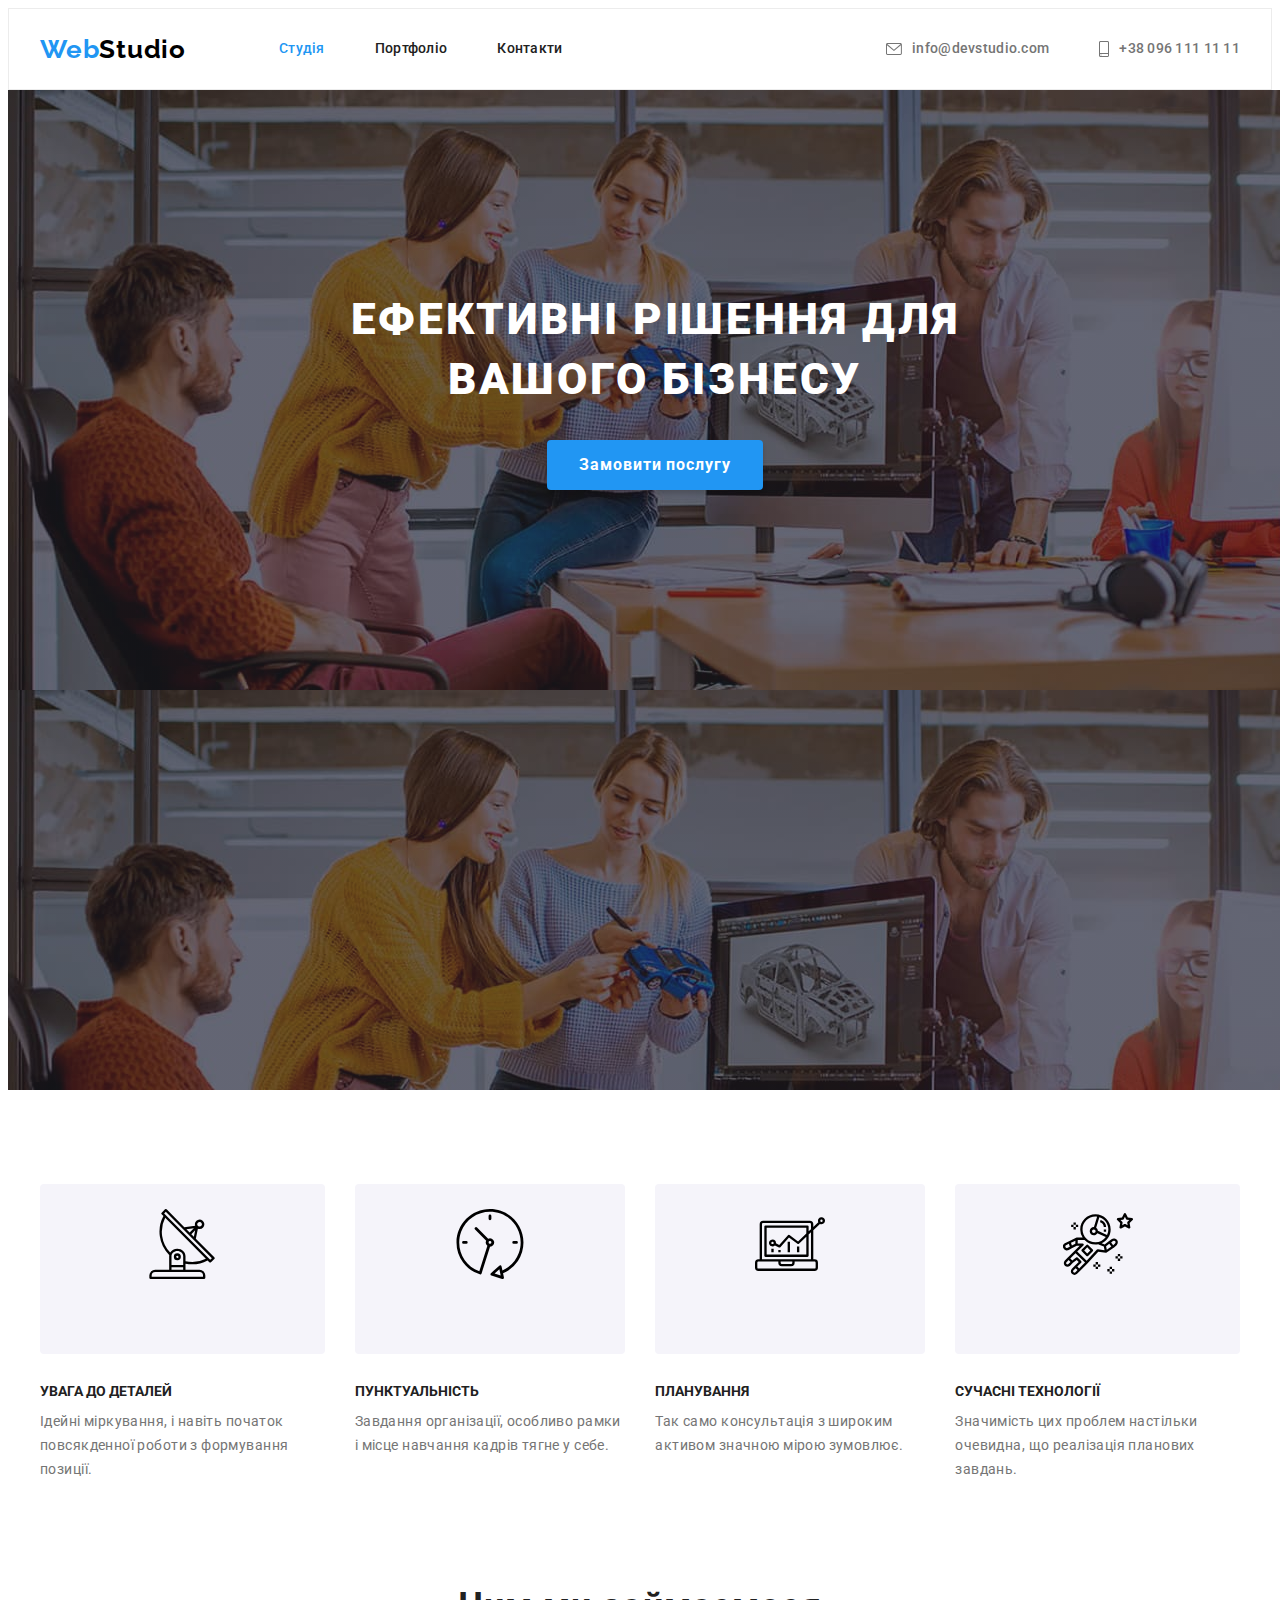
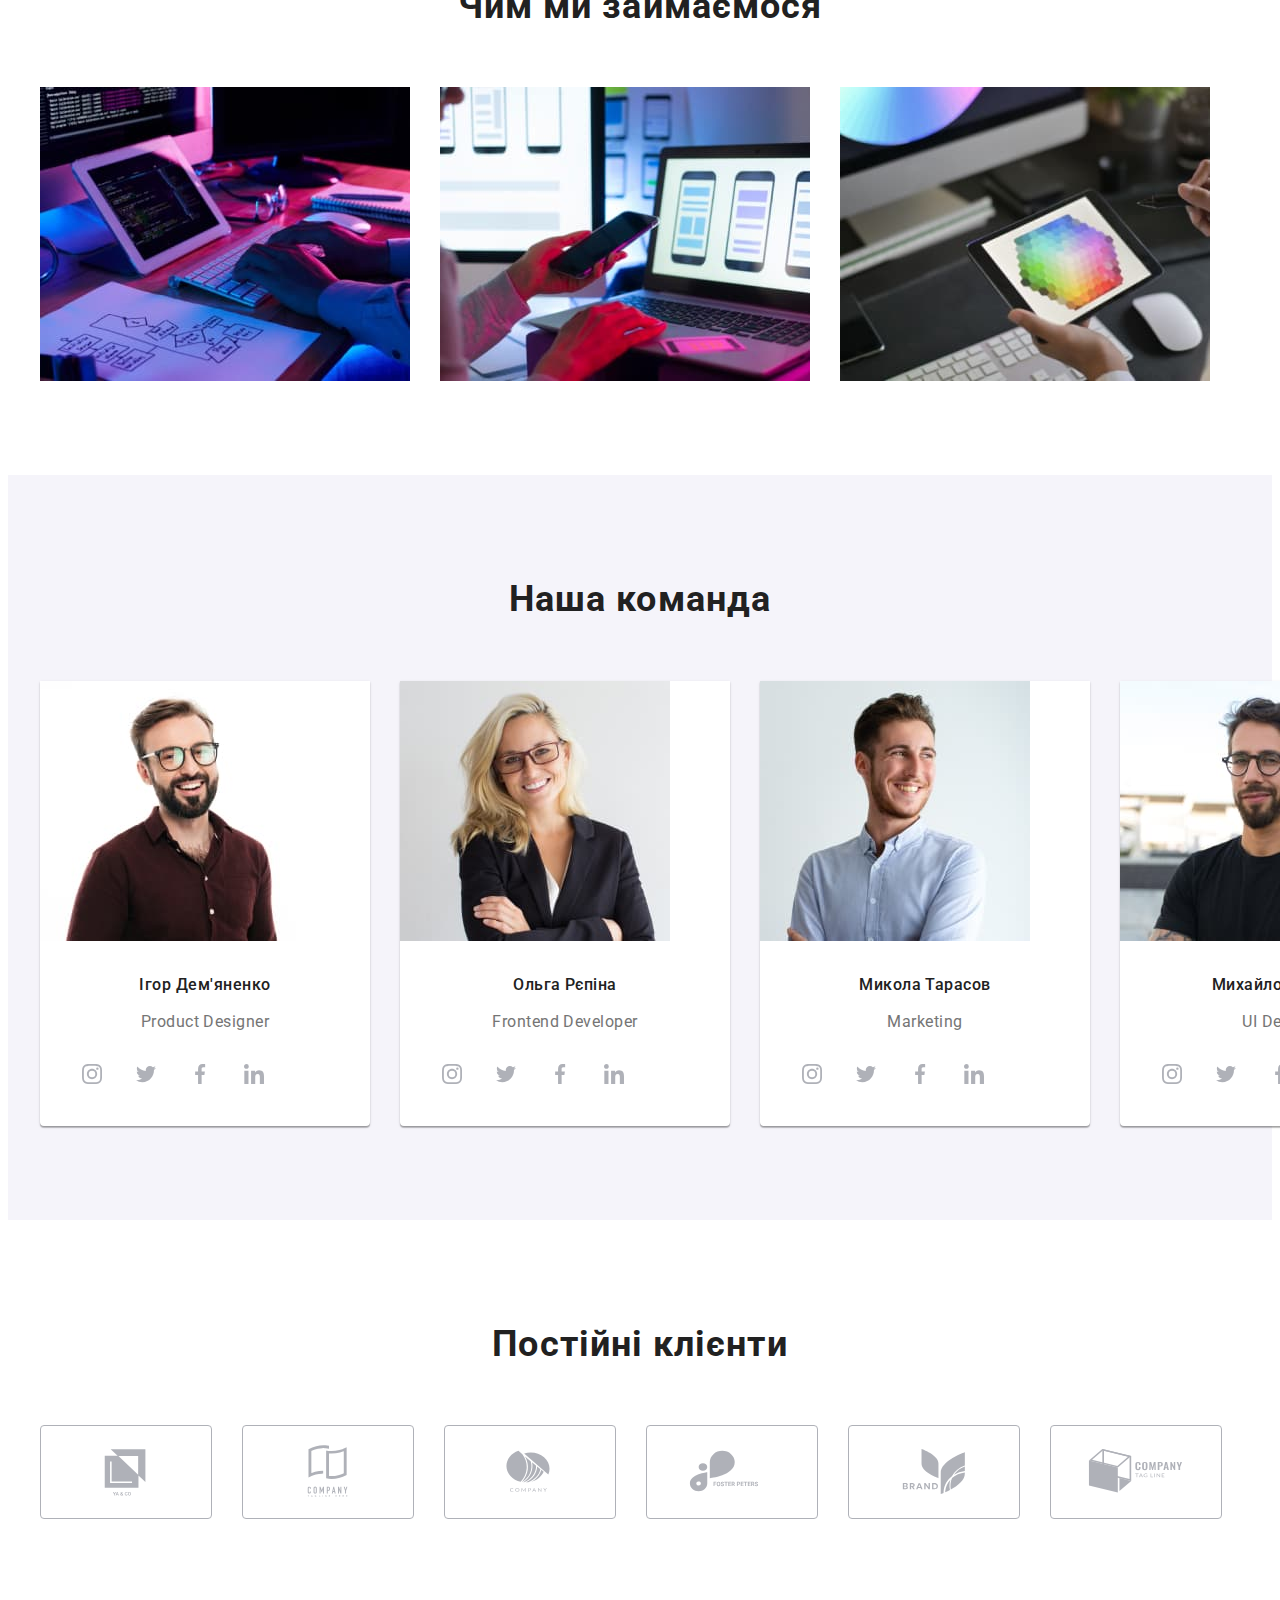
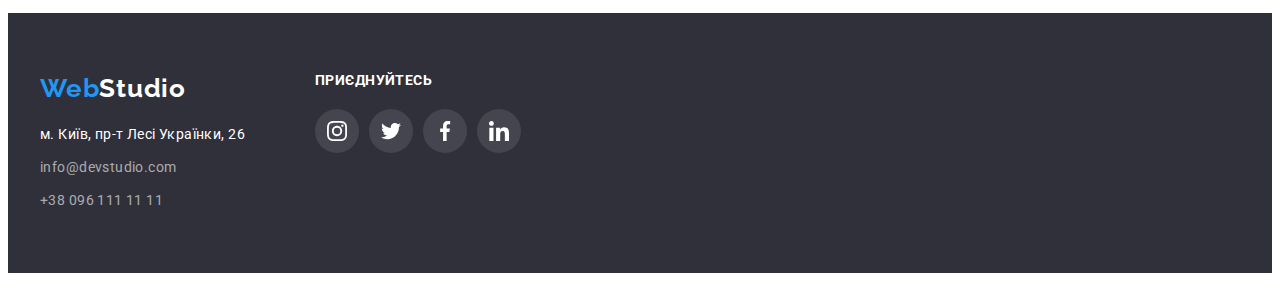
<file: index.html>
<!DOCTYPE html>
<html lang="uk">
  <head>
    <meta charset="UTF-8" />
    <meta http-equiv="X-UA-Compatible" content="IE=edge" />
    <meta name="viewport" content="width=device-width, initial-scale=1.0" />
    <title>Document</title>
    <link rel="preconnect" href="https://fonts.googleapis.com" />
    <link rel="preconnect" href="https://fonts.gstatic.com" crossorigin />
    <link
      rel="stylesheet"
      href="https://cdnjs.cloudflare.com/ajax/libs/modern-normalize/1.1.0/modern-normalize.min.css"
      integrity="sha512-wpPYUAdjBVSE4KJnH1VR1HeZfpl1ub8YT/NKx4PuQ5NmX2tKuGu6U/JRp5y+Y8XG2tV+wKQpNHVUX03MfMFn9Q=="
      crossorigin="anonymous"
      referrerpolicy="no-referrer" />
    <link
      href="https://fonts.googleapis.com/css2?family=Raleway:wght@700&family=Roboto:wght@400;500;700;900&display=swap"
      rel="stylesheet" />
    <link rel="stylesheet" href="./css/styles.css" />
  </head>
  <body>
    <header class="header-background">
      <div class="container header-box">
        <a class="logo" href="./index.html" lang="en"
          ><span class="logo-span">Web</span>Studio</a
        >
        <nav class="nav">
          <ul class="nav-list">
            <li>
              <a class="current-page-link nav-link" href="./index.html"
                >Студія</a
              >
            </li>
            <li><a class="nav-link" href="./portfolio.html">Портфоліо</a></li>
            <li><a class="nav-link" href="#">Контакти</a></li>
          </ul>
        </nav>
        <ul class="address-list">
          <li>
            <a class="address-list-link" href="mailto:info@devstudio.com"
              ><svg width="16px" height="12px">
                <use href="./images/icons.svg#icon-envelope"></use>
              </svg>
              info@devstudio.com</a
            >
          </li>
          <li>
            <a class="address-list-link" href="tel:+380961111111"
              ><svg width="10px" height="16px">
                <use href="./images/icons.svg#icon-smartphone"></use>
              </svg>
              +38 096 111 11 11</a
            >
          </li>
        </ul>
      </div>
    </header>
    <main>
      <section class="hero-section">
        <div class="container overlay">
          <h1 class="hero-title">Ефективні рішення для вашого бізнесу</h1>
          <button class="button-hero" type="button">Замовити послугу</button>
        </div>
      </section>

      <section class="section-strengths">
        <div class="container">
          <h2 class="visually-hidden">Наші сильні сторони</h2>
          <ul class="strengths-list">
            <li class="list-item">
              <div class="strengths-item">
                <svg class="strengths-icon antenna" width="70px" height="70px">
                  <use href="./images/icons.svg#icon-antenna"></use>
                </svg>
              </div>
              <h3 class="strengths-title">Увага до деталей</h3>
              <p class="strengths-desc">
                Ідейні міркування, і навіть початок повсякденної роботи з
                формування позиції.
              </p>
            </li>

            <li class="list-item">
              <div class="strengths-item">
                <svg class="strengths-icon clock" width="70px" height="70px">
                  <use href="./images/icons.svg#icon-clock"></use>
                </svg>
              </div>
              <h3 class="strengths-title">Пунктуальність</h3>
              <p class="strengths-desc">
                Завдання організації, особливо рамки і місце навчання кадрів
                тягне у себе.
              </p>
            </li>

            <li class="list-item">
              <div class="strengths-item">
                <svg class="strengths-icon diagram" width="70px" height="70px">
                  <use href="./images/icons.svg#icon-diagram"></use>
                </svg>
              </div>
              <h3 class="strengths-title">Планування</h3>
              <p class="strengths-desc">
                Так само консультація з широким активом значною мірою зумовлює.
              </p>
            </li>

            <li class="list-item">
              <div class="strengths-item">
                <svg
                  class="strengths-icon astronaut"
                  width="70px"
                  height="70px">
                  <use href="./images/icons.svg#icon-astronaut"></use>
                </svg>
              </div>
              <h3 class="strengths-title">Сучасні технології</h3>
              <p class="strengths-desc">
                Значимість цих проблем настільки очевидна, що реалізація
                планових завдань.
              </p>
            </li>
          </ul>
        </div>
      </section>
      <section class="section-areas">
        <div class="container">
          <h2 class="areas-title">Чим ми займаємося</h2>
          <ul class="areas-list">
            <li>
              <img
                src="./images/box1.jpg"
                alt="Програміст працює в офісі"
                width="370"
                height="294" />
            </li>
            <li>
              <img
                src="./images/box2.jpg"
                alt="Дизайнер розробляє додаток для смартфонів"
                width="370"
                height="294" />
            </li>
            <li>
              <img
                src="./images/box3.jpg"
                alt="Дизайнер працює на графічному планшеті"
                width="370"
                height="294" />
            </li>
          </ul>
        </div>
      </section>
      <section class="section-team">
        <div class="container">
          <h2 class="team-title">Наша команда</h2>
          <ul class="team-list">
            <li class="team-card-list">
              <img src="./images/igor.jpg" alt="фото Ігора" width="270" />
              <div class="team-card">
                <h3 class="team-member">Ігор Дем'яненко</h3>
                <p class="team-desc" lang="en">Product Designer</p>
                <ul class="links-list">
                  <li class="links-list-item">
                    <a class="social-link" href="#">
                      <svg class="social-svg" width="20px" height="20px">
                        <use href="./images/icons.svg#icon-instagram"></use>
                      </svg>
                    </a>
                  </li>

                  <li class="links-list-item">
                    <a class="social-link" href="#">
                      <svg class="social-svg" width="20px" height="20px">
                        <use href="./images/icons.svg#icon-twitter"></use>
                      </svg>
                    </a>
                  </li>

                  <li class="links-list-item">
                    <a class="social-link" href="#">
                      <svg class="social-svg" width="20px" height="20px">
                        <use href="./images/icons.svg#icon-facebook"></use>
                      </svg>
                    </a>
                  </li>

                  <li class="links-list-item">
                    <a class="social-link" href="#">
                      <svg class="social-svg" width="20px" height="20px">
                        <use href="./images/icons.svg#icon-linkedin"></use>
                      </svg>
                    </a>
                  </li>
                </ul>
              </div>
            </li>

            <li class="team-card-list">
              <img src="./images/olga.jpg" alt="фото Ольги" width="270" />
              <div class="team-card">
                <h3 class="team-member">Ольга Рєпіна</h3>
                <p class="team-desc" lang="en">Frontend Developer</p>
                <ul class="links-list">
                  <li class="links-list-item">
                    <a class="social-link" href="#">
                      <svg class="social-svg" width="20px" height="20px">
                        <use href="./images/icons.svg#icon-instagram"></use>
                      </svg>
                    </a>
                  </li>

                  <li class="links-list-item">
                    <a class="social-link" href="#">
                      <svg class="social-svg" width="20px" height="20px">
                        <use href="./images/icons.svg#icon-twitter"></use>
                      </svg>
                    </a>
                  </li>

                  <li class="links-list-item">
                    <a class="social-link" href="#">
                      <svg class="social-svg" width="20px" height="20px">
                        <use href="./images/icons.svg#icon-facebook"></use>
                      </svg>
                    </a>
                  </li>

                  <li class="links-list-item">
                    <a class="social-link" href="#">
                      <svg class="social-svg" width="20px" height="20px">
                        <use href="./images/icons.svg#icon-linkedin"></use>
                      </svg>
                    </a>
                  </li>
                </ul>
              </div>
            </li>

            <li class="team-card-list">
              <img src="./images/mykola.jpg" alt="фото Миколи" width="270" />
              <div class="team-card">
                <h3 class="team-member">Микола Тарасов</h3>
                <p class="team-desc" lang="en">Marketing</p>
                <ul class="links-list">
                  <li class="links-list-item">
                    <a class="social-link" href="#">
                      <svg class="social-svg" width="20px" height="20px">
                        <use href="./images/icons.svg#icon-instagram"></use>
                      </svg>
                    </a>
                  </li>

                  <li class="links-list-item">
                    <a class="social-link" href="#">
                      <svg class="social-svg" width="20px" height="20px">
                        <use href="./images/icons.svg#icon-twitter"></use>
                      </svg>
                    </a>
                  </li>

                  <li class="links-list-item">
                    <a class="social-link" href="#">
                      <svg class="social-svg" width="20px" height="20px">
                        <use href="./images/icons.svg#icon-facebook"></use>
                      </svg>
                    </a>
                  </li>

                  <li class="links-list-item">
                    <a class="social-link" href="#">
                      <svg class="social-svg" width="20px" height="20px">
                        <use href="./images/icons.svg#icon-linkedin"></use>
                      </svg>
                    </a>
                  </li>
                </ul>
              </div>
            </li>

            <li class="team-card-list">
              <img src="./images/mykhailo.jpg" alt="фото Михайла" width="270" />
              <div class="team-card">
                <h3 class="team-member">Михайло Єрмаков</h3>
                <p class="team-desc" lang="en">UI Designer</p>
                <ul class="links-list">
                  <li class="links-list-item">
                    <a class="social-link" href="#">
                      <svg class="social-svg" width="20px" height="20px">
                        <use href="./images/icons.svg#icon-instagram"></use>
                      </svg>
                    </a>
                  </li>

                  <li class="links-list-item">
                    <a class="social-link" href="#">
                      <svg class="social-svg" width="20px" height="20px">
                        <use href="./images/icons.svg#icon-twitter"></use>
                      </svg>
                    </a>
                  </li>

                  <li class="links-list-item">
                    <a class="social-link" href="#">
                      <svg class="social-svg" width="20px" height="20px">
                        <use href="./images/icons.svg#icon-facebook"></use>
                      </svg>
                    </a>
                  </li>

                  <li class="links-list-item">
                    <a class="social-link" href="#">
                      <svg class="social-svg" width="20px" height="20px">
                        <use href="./images/icons.svg#icon-linkedin"></use>
                      </svg>
                    </a>
                  </li>
                </ul>
              </div>
            </li>
          </ul>
        </div>
      </section>
      <section class="section-clients">
        <div class="container">
          <h2 class="clients-title">Постійні клієнти</h2>
          <ul class="clients-list">
            <li class="clients-list-item">
              <a class="clients-link" href="#"
                ><svg class="client-svg" width="106px" height="60px">
                  <use href="./images/icons.svg#icon-logo1"></use>
                </svg>
              </a>
            </li>
            <li class="clients-list-item">
              <a class="clients-link" href="#"
                ><svg class="client-svg" width="106px" height="60px">
                  <use href="./images/icons.svg#icon-logo2"></use>
                </svg>
              </a>
            </li>
            <li class="clients-list-item">
              <a class="clients-link" href="#"
                ><svg class="client-svg" width="106px" height="60px">
                  <use href="./images/icons.svg#icon-logo3"></use>
                </svg>
              </a>
            </li>
            <li class="clients-list-item">
              <a class="clients-link" href="#"
                ><svg class="client-svg" width="106px" height="60px">
                  <use href="./images/icons.svg#icon-logo4"></use>
                </svg>
              </a>
            </li>
            <li class="clients-list-item">
              <a class="clients-link" href="#"
                ><svg class="client-svg" width="106px" height="60px">
                  <use href="./images/icons.svg#icon-logo5"></use>
                </svg>
              </a>
            </li>
            <li class="clients-list-item">
              <a class="clients-link" href="#"
                ><svg class="client-svg" width="106px" height="60px">
                  <use href="./images/icons.svg#icon-logo6"></use>
                </svg>
              </a>
            </li>
          </ul>
        </div>
      </section>
    </main>
    <footer class="footer">
      <div class="container footer-section">
        <div class="footer-address-list">
          <a class="logo" href="./index.html" lang="en"
            ><span class="logo-span">Web</span>Studio</a
          >
          <address class="footer-address">
            <ul class="footer-list">
              <li>
                <a
                  class="footer-link"
                  href="https://goo.gl/maps/CPtrU1FHBa2aNyZL9"
                  target="_blank"
                  rel="noopener noreferrer nofollow"
                  >м. Київ, пр-т Лесі Українки, 26</a
                >
              </li>
              <li>
                <a class="footer-contact" href="mailto:info@devstudio.com"
                  >info@devstudio.com</a
                >
              </li>
              <li>
                <a class="footer-contact" href="tel:+380961111111"
                  >+38 096 111 11 11</a
                >
              </li>
            </ul>
          </address>
        </div>
        <div class="footer-media">
          <h2 class="footer-join">приєднуйтесь</h2>
          <ul class="footer-media-list">
            <li class="footer-media-item">
              <a class="footer-media-link" href="#">
                <svg class="media-icon" width="20px" height="20px">
                  <use href="./images/icons.svg#icon-instagram"></use>
                </svg>
              </a>
            </li>
            <li class="footer-media-item">
              <a class="footer-media-link" href="#">
                <svg class="media-icon" width="20px" height="20px">
                  <use href="./images/icons.svg#icon-twitter"></use>
                </svg>
              </a>
            </li>
            <li class="footer-media-item">
              <a class="footer-media-link" href="#">
                <svg class="media-icon" width="20px" height="20px">
                  <use href="./images/icons.svg#icon-facebook"></use>
                </svg>
              </a>
            </li>
            <li class="footer-media-item">
              <a class="footer-media-link" href="#">
                <svg class="media-icon" width="20px" height="20px">
                  <use href="./images/icons.svg#icon-linkedin"></use>
                </svg>
              </a>
            </li>
          </ul>
        </div>
      </div>
    </footer>
  </body>
</html>
</file>
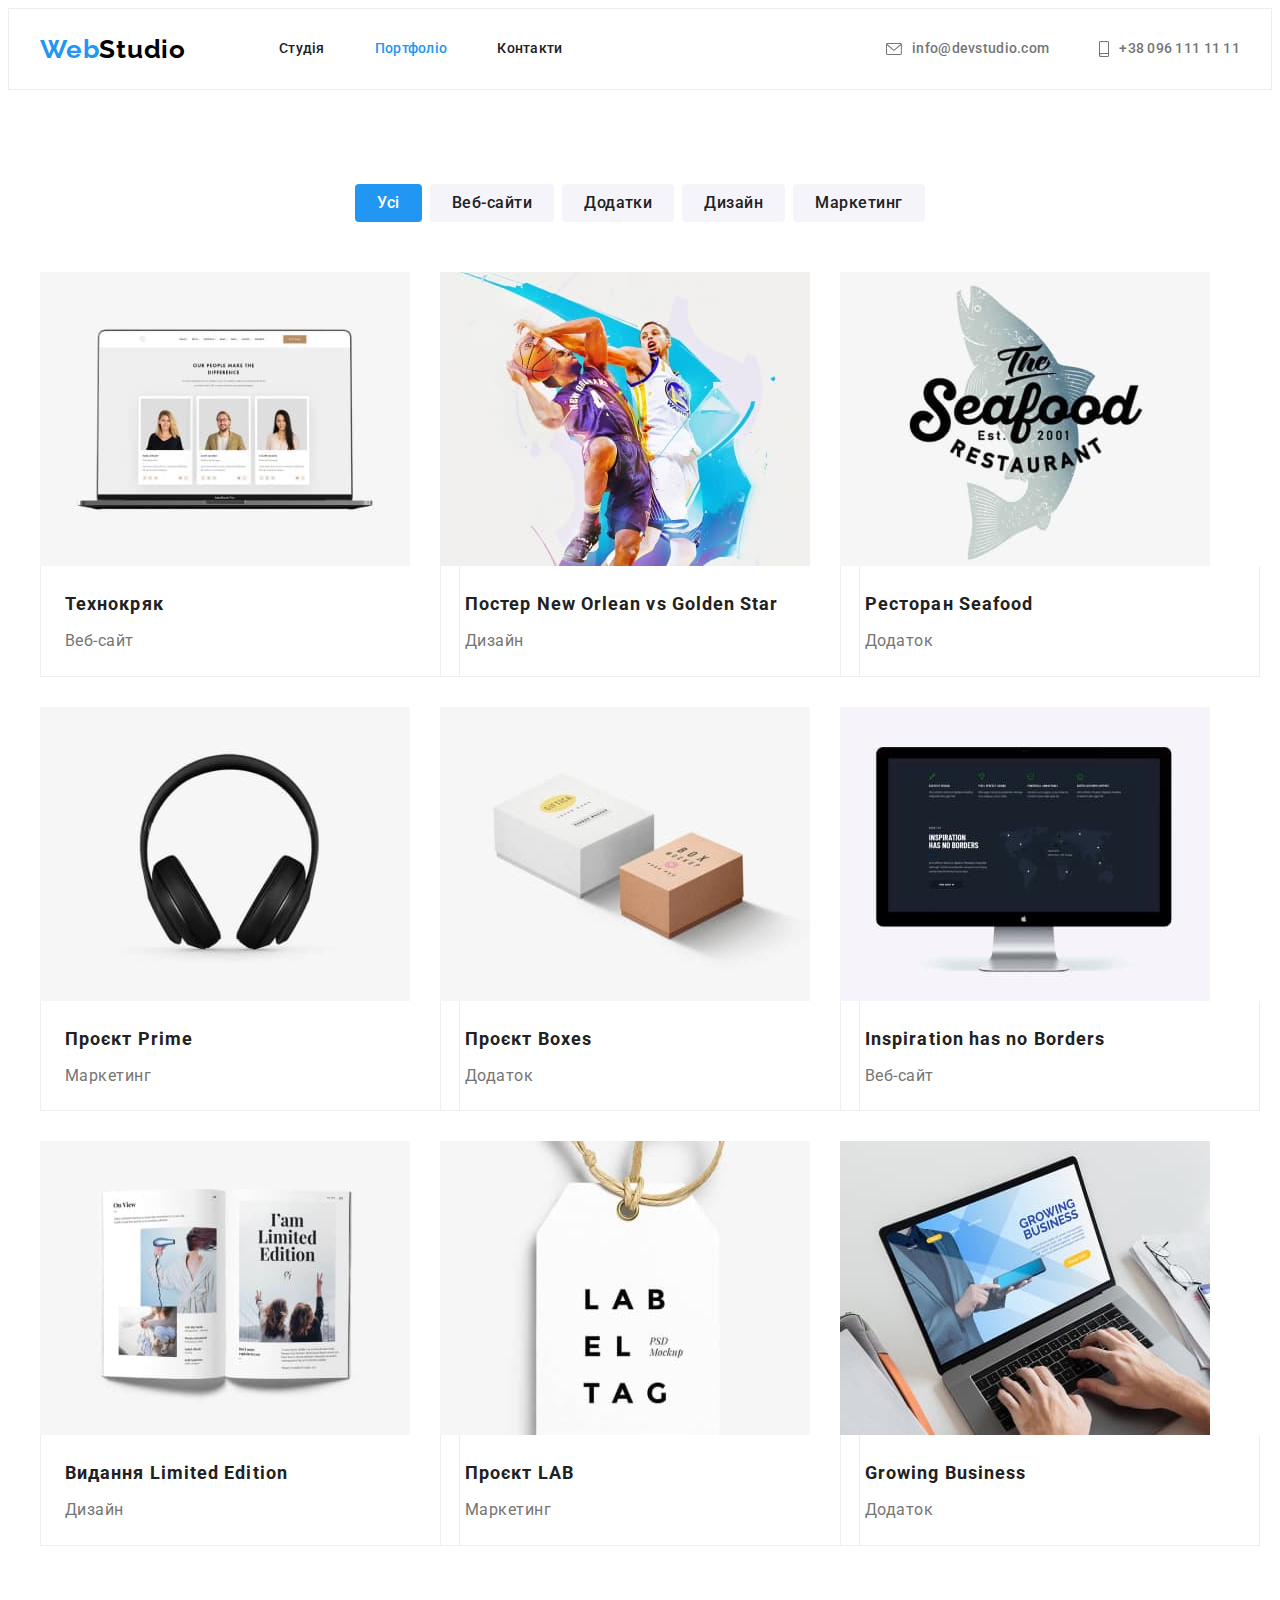
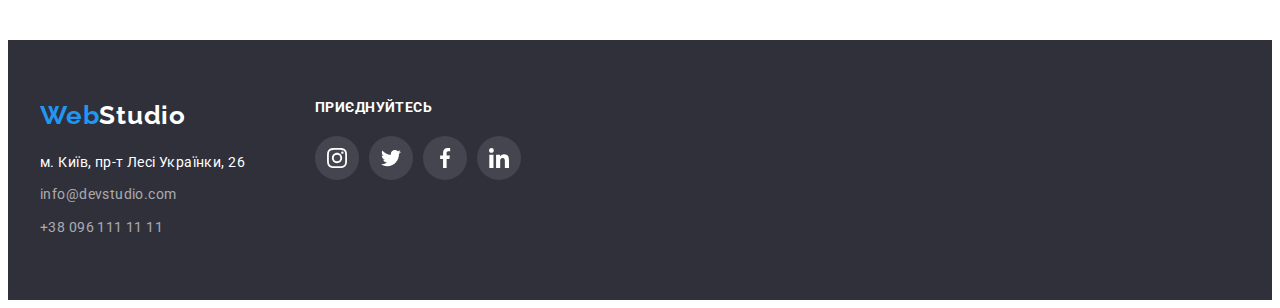
<file: portfolio.html>
<!DOCTYPE html>
<html lang="uk">
  <head>
    <meta charset="UTF-8" />
    <meta http-equiv="X-UA-Compatible" content="IE=edge" />
    <meta name="viewport" content="width=device-width, initial-scale=1.0" />
    <title>Document</title>
    <link rel="preconnect" href="https://fonts.googleapis.com" />
    <link rel="preconnect" href="https://fonts.gstatic.com" crossorigin />
    <link
      href="https://fonts.googleapis.com/css2?family=Raleway:wght@700&family=Roboto:wght@400;500;700;900&display=swap"
      rel="stylesheet" />
    <link
      rel="stylesheet"
      href="https://cdnjs.cloudflare.com/ajax/libs/modern-normalize/1.1.0/modern-normalize.min.css"
      integrity="sha512-wpPYUAdjBVSE4KJnH1VR1HeZfpl1ub8YT/NKx4PuQ5NmX2tKuGu6U/JRp5y+Y8XG2tV+wKQpNHVUX03MfMFn9Q=="
      crossorigin="anonymous"
      referrerpolicy="no-referrer" />
    <link rel="stylesheet" href="./css/styles.css" />
  </head>
  <body>
    <header class="header-background">
      <div class="container header-box">
        <a class="logo" href="./index.html" lang="en"
          ><span class="logo-span">Web</span>Studio</a
        >
        <nav class="nav">
          <ul class="nav-list">
            <li><a class="nav-link" href="./index.html">Студія</a></li>
            <li>
              <a class="current-page-link nav-link" href="./portfolio.html"
                >Портфоліо</a
              >
            </li>
            <li><a class="nav-link" href="#">Контакти</a></li>
          </ul>
        </nav>
        <ul class="address-list">
          <li>
            <a class="address-list-link" href="mailto:info@devstudio.com"
              ><svg width="16px" height="12px">
                <use href="./images/icons.svg#icon-envelope"></use>
              </svg>
              info@devstudio.com</a
            >
          </li>
          <li>
            <a class="address-list-link" href="tel:+380961111111"
              ><svg width="10px" height="16px">
                <use href="./images/icons.svg#icon-smartphone"></use>
              </svg>
              +38 096 111 11 11</a
            >
          </li>
        </ul>
      </div>
    </header>
    <main>
      <section class="section-portfolio">
        <div class="container portfolio">
          <h1 class="visually-hidden">Портфоліо</h1>
          <ul class="portfolio-buttons">
            <li>
              <button type="button" class="portfolio-button-current">
                Усі
              </button>
            </li>
            <li>
              <button type="button" class="portfolio-button">Веб-сайти</button>
            </li>
            <li>
              <button type="button" class="portfolio-button">Додатки</button>
            </li>
            <li>
              <button type="button" class="portfolio-button">Дизайн</button>
            </li>
            <li>
              <button type="button" class="portfolio-button">Маркетинг</button>
            </li>
          </ul>

          <ul class="portfolio-examples">
            <li class="portfolio-item">
              <a href="#">
                <img
                  src="./images/techno.jpg"
                  alt="Зображення Веб-сайту"
                  width="370" />
                <div class="portfolio-card">
                  <h2 class="portfolio-title">Технокряк</h2>
                  <p class="portfolio-desc">Веб-сайт</p>
                </div>
              </a>
            </li>

            <li class="portfolio-item">
              <a href="#">
                <img
                  src="./images/poster.jpg"
                  alt="Постер як приклад дизайну"
                  width="370" />
                <div class="portfolio-card">
                  <h2 class="portfolio-title">
                    Постер <span lang="en">New Orlean vs Golden Star</span>
                  </h2>
                  <p class="portfolio-desc">Дизайн</p>
                </div>
              </a>
            </li>

            <li class="portfolio-item">
              <a href="#">
                <img
                  src="./images/seafood.jpg"
                  alt="Додаток ресторану"
                  width="370" />
                <div class="portfolio-card">
                  <h2 class="portfolio-title">
                    Ресторан <span lang="en">Seafood</span>
                  </h2>
                  <p class="portfolio-desc">Додаток</p>
                </div>
              </a>
            </li>

            <li class="portfolio-item">
              <a href="#">
                <img
                  src="./images/prime.jpg"
                  alt="Приклад роботи маркетинг-проєкту"
                  width="370" />
                <div class="portfolio-card">
                  <h2 class="portfolio-title">
                    Проєкт <span lang="en">Prime</span>
                  </h2>
                  <p class="portfolio-desc">Маркетинг</p>
                </div>
              </a>
            </li>

            <li class="portfolio-item">
              <a href="#">
                <img
                  src="./images/boxes.jpg"
                  alt="Приклад додатку"
                  width="370" />
                <div class="portfolio-card">
                  <h2 class="portfolio-title">
                    Проєкт <span lang="en">Boxes</span>
                  </h2>
                  <p class="portfolio-desc">Додаток</p>
                </div>
              </a>
            </li>

            <li class="portfolio-item">
              <a href="#">
                <img
                  src="./images/inspiration.jpg"
                  alt="Приклад веб-сайту"
                  width="370" />
                <div class="portfolio-card">
                  <h2 class="portfolio-title">
                    <span lang="en">Inspiration has no Borders</span>
                  </h2>
                  <p class="portfolio-desc">Веб-сайт</p>
                </div>
              </a>
            </li>

            <li class="portfolio-item">
              <a href="#">
                <img
                  src="./images/limitededition.jpg"
                  alt="Видання як приклад Дизайну"
                  width="370" />
                <div class="portfolio-card">
                  <h2 class="portfolio-title">
                    Видання <span lang="en">Limited Edition</span>
                  </h2>
                  <p class="portfolio-desc">Дизайн</p>
                </div>
              </a>
            </li>

            <li class="portfolio-item">
              <a href="#">
                <img
                  src="./images/lab.jpg"
                  alt="Приклад маркетинг-проєкту"
                  width="370" />
                <div class="portfolio-card">
                  <h2 class="portfolio-title">
                    Проєкт <span lang="en">LAB</span>
                  </h2>
                  <p class="portfolio-desc">Маркетинг</p>
                </div>
              </a>
            </li>

            <li class="portfolio-item">
              <a href="#">
                <img
                  src="./images/growingbusiness.jpg"
                  alt="Приклад додатку"
                  width="370" />
                <div class="portfolio-card">
                  <h2 class="portfolio-title">
                    <span lang="en">Growing Business</span>
                  </h2>
                  <p class="portfolio-desc">Додаток</p>
                </div>
              </a>
            </li>
          </ul>
        </div>
      </section>
    </main>
    <footer class="footer">
      <div class="container footer-section">
        <div class="footer-address-list">
          <a class="logo" href="./index.html" lang="en"
            ><span class="logo-span">Web</span>Studio</a
          >
          <address class="footer-address">
            <ul class="footer-list">
              <li>
                <a
                  class="footer-link"
                  href="https://goo.gl/maps/CPtrU1FHBa2aNyZL9"
                  target="_blank"
                  rel="noopener noreferrer nofollow"
                  >м. Київ, пр-т Лесі Українки, 26</a
                >
              </li>
              <li>
                <a class="footer-contact" href="mailto:info@devstudio.com"
                  >info@devstudio.com</a
                >
              </li>
              <li>
                <a class="footer-contact" href="tel:+380961111111"
                  >+38 096 111 11 11</a
                >
              </li>
            </ul>
          </address>
        </div>
        <div class="footer-media">
          <h2 class="footer-join">приєднуйтесь</h2>
          <ul class="footer-media-list">
            <li class="footer-media-item">
              <a class="footer-media-link" href="#">
                <svg class="media-icon" width="20px" height="20px">
                  <use href="./images/icons.svg#icon-instagram"></use>
                </svg>
              </a>
            </li>
            <li class="footer-media-item">
              <a class="footer-media-link" href="#">
                <svg class="media-icon" width="20px" height="20px">
                  <use href="./images/icons.svg#icon-twitter"></use>
                </svg>
              </a>
            </li>
            <li class="footer-media-item">
              <a class="footer-media-link" href="#">
                <svg class="media-icon" width="20px" height="20px">
                  <use href="./images/icons.svg#icon-facebook"></use>
                </svg>
              </a>
            </li>
            <li class="footer-media-item">
              <a class="footer-media-link" href="#">
                <svg class="media-icon" width="20px" height="20px">
                  <use href="./images/icons.svg#icon-linkedin"></use>
                </svg>
              </a>
            </li>
          </ul>
        </div>
      </div>
    </footer>
  </body>
</html>
</file>
<file: css/styles.css>
:root {
--primary-text-color: #212121;
--secondary-text-color: #757575;
--accent-color: #2196F3;
--secondary-accent-color: #F5F4FA;
--primary-white-color: #ffffff; 
--background-secondary-color: #2F303A;
--icon-color: #AFB1B8;
}

h1, h2, h3, h4, h5, h6, ul, li, p
{
        margin: 0px;
        padding: 0px;
    }


img {
display: flex;
}

.container {
width: 1200px;
padding-left: 15px;
padding-right: 15px;
margin-left: auto;
margin-right: auto;
}



body {
    color: var(--primary-text-color);
    background-color: var(--primary-white-color);
    font-family: Roboto, sans-serif;
    font-weight: 700;
    line-height: 1.14 
}

a {
    text-decoration: none;
    color: var(--primary-text-color);
}

li {
    list-style-type: none;

}

.visually-hidden {
    position: absolute;
    white-space: nowrap;
    width: 1px;
    height: 1px;
    overflow: hidden;
    border: 0;
    padding: 0;
    clip: rect(0 0 0 0);
    clip-path: inset(50%);
    margin: -1px;
}
/* Header */

.header-background {
    color: var(--primary-white-color);
    border: 1px solid #ECECEC;
    background-color: var(--primary-white-color);
}


.header-box {
display: flex;
justify-content: space-between;
align-items: center;
margin: auto;

}


.logo {
    color: #000000;
    font-weight: 700;
    font-family:'Raleway', sans-serif;;
    font-size: 26px;
    line-height: 1.17;
    letter-spacing: 0.03em;
    display: flex;
    margin-right: 93px;
}

.logo-span {
color: var(--accent-color);
}

.nav-list {
    font-weight: 500;
    font-size: 14px;
    line-height: 1.14;
    letter-spacing: 0.02em;
    color: var(--primary-text-color);
    display: flex;
    gap: 50px;
}
.current-page-link {
    color: var(--accent-color);
}

.nav-link {
padding: 32px 0;
display: block;

}

.nav-link:hover,
.nav-link:focus {
    color: var(--accent-color);
}

.current-page-link:hover,
.current-page-link:focus {
    color: var(--accent-color);
}

.address-list {
    display: flex;
    justify-content: flex-end;
    padding-right: 0px;
    padding-left: 0px;
    align-items: center;
    margin-left: auto;
    gap: 50px;
}

.address-list-link {
    font-weight: 500;
    font-size: 14px;
    letter-spacing: 0.02em;
    color: var(--secondary-text-color);
    align-items: center;
    display: flex;
    gap: 10px;
    fill: var(--secondary-text-color);
}

.address-list-link:hover, 
.address-list-link:focus
{ color: var(--accent-color);
fill: var(--accent-color);
}





/* STUDIO  hero-section*/


.overlay  {
max-width: 1600px;
width: 100%;
height: 600px;
padding-top: 200px;
padding-bottom: 200px;
margin-left: auto;
margin-right: auto;
background-image: linear-gradient(to right, rgba(47, 48, 58, 0.4), rgba(47, 48, 58, 0.4)),
url(../images/hero-overlay.jpg);
text-align: center;
background-color: var(--background-secondary-color);

}


.hero-title {
font-weight: 900;
font-size: 44px;
line-height: 1.36;
letter-spacing: 0.06em;
color: var(--primary-white-color);
text-transform: uppercase;
margin: 0 auto 30px auto;
max-width: 696px;
width: 100%;

}

.button-hero {
    color: var(--primary-white-color);
    background-color: var(--accent-color);
    font-weight: 700;
    font-size: 16px;
    line-height: 1.88;
    letter-spacing: 0.06em;
    cursor: pointer;
    font-family: inherit;
    
    padding: 10px 32px;
    display: inline-block;
    text-align: center;
    border-radius: 4px;
    border: none;
    min-width: 216px;
    box-shadow: 0px 4px 4px rgb(0 0 0 / 15%);

}

.button-hero:hover,
.button-hero:focus {
    color: var(--primary-white-color);
    background-color: #188CE8; }

/* Наші сильні сторони */
.section-strengths {
    padding-top: 94px;
    padding-bottom: 94px;
    margin: 0;
}

.strengths-list {
display: flex;
gap: 30px;
}

.strengths-list .list-item{
    min-width: 270px;
}


.strengths-item {
display: block;
height: 120px;
background-color: var(--secondary-accent-color);
border-radius: 4px;
margin-bottom: 30px;
padding-top: 25px ;
padding-bottom: 25px;
}


.strengths-icon {
display: block;
margin-right: auto;
margin-left: auto;
}



.strengths-title {
text-transform: uppercase ;
font-size: 14px;
font-weight: 700;
text-align: left;
margin-bottom: 10px;
}

.strengths-desc {
    color: var(--secondary-text-color);
    font-size: 14px;
    font-weight: 400;
    line-height: 1.71;
    letter-spacing: 0.03em;
    
}
/* Чим ми займаємося */
.section-areas {
padding-bottom: 94px;

}


.areas-title {
font-weight: 700;
font-size: 36px;
line-height: 1.71;
letter-spacing: 0.03em;
text-align: center;
margin-bottom: 50px;

}

.areas-list {
display: flex; 
gap: 30px;
}

/* Наша команда */
.section-team {
    background-color: var(--secondary-accent-color);
    padding-top: 94px;
    padding-bottom: 94px;
    
}

.team-list {
display: flex;
gap: 30px;
}

.team-title {
    font-weight: 700;
    font-size: 36px;
    line-height: 1.71;
    letter-spacing: 0.03em;
    text-align: center;
    margin-bottom: 50px;
    }

.team-card-list {
background-color: var(--primary-white-color);
box-shadow: 0px 2px 1px 0px rgba(0, 0, 0, 0.2), 0px 1px 1px 0px rgba(0, 0, 0, 0.14), 0px 1px 3px 0px rgba(0, 0, 0, 0.12);
border-bottom-right-radius: 4px;
border-bottom-left-radius: 4px;
}

.team-card {
width: 270px;
text-align: center;
padding: 30px;
}


.team-member {
    color: var(--primary-text-color);
        font-size: 16px;
        font-weight: 500;
        line-height: 1.71;
        letter-spacing: 0.03em;
        margin-top: 0 ;
        margin-bottom: 10px;
}

.team-desc {
    color: var(--secondary-text-color);
    font-size: 16px;
    font-weight: 400;
    line-height: 1.71;
    letter-spacing: 0.03em;
    margin-bottom: 16px;
}


.links-list{
    display: flex;
    gap:10px;
}

.social-link {
display: flex;
align-items: center;
justify-content: center;
width: 44px;
height: 44px;
border-radius: 50px;
background-color: var(--primary-white-color);
align-content: center;
    align-items: center;
    fill: var(--icon-color);
}


.social-link:hover ,
.social-link:focus {
background-color: var(--accent-color);
color: var(--primary-white-color);
fill: var(--primary-white-color);
}



/* clients section */



.section-clients {
margin-top: 94px;
margin-bottom: 94px;
}

.clients-link {
display: flex;
width: 170px;
height: 92px;
border-radius: 4px;
border: 1px solid var(--icon-color);
align-items: center;
justify-content: center;
color: var(--icon-color);
border-color: var(--icon-color);
fill: var(--icon-color);
}


.clients-link:hover,
.clients-link:focus {
fill: var(--accent-color);
border-color: var(--accent-color);
}

.clients-title {
        font-weight: 700;
        font-size: 36px;
        line-height: 1.71;
        letter-spacing: 0.03em;
        text-align: center;
        margin-bottom: 50px;

    }




.clients-list {
display: flex;
gap: 30px;
}


/* PORTFOLIO */
.section-portfolio {
padding-top: 94px;
padding-bottom: 94px;

}
.portfolio-button
{
        color: var(--primary-text-color);
        background-color: var(--secondary-accent-color);

        font-weight: 500;
        font-size: 16px;
        line-height: 1.62;
        letter-spacing: 0.03em;
        cursor: pointer;
        font-family: inherit;
        
        
        padding: 6px 22px;
        display: inline-block;
        text-align: center;
        border-radius: 4px;
        border: none;
    }

.portfolio-button-current {
    background-color: var(--accent-color);
    color: var(--primary-white-color);
    font-weight: 500;
    font-size: 16px;
    line-height: 1.62;
    letter-spacing: 0.03em;
    cursor: pointer;
    font-family: inherit;
    
    padding: 6px 22px;
    display: inline-block;
    text-align: center;
    border-radius: 4px;
    border: none;
}

.portfolio-button:hover,
.portfolio-button:focus
{
    background-color: var(--accent-color);
    color: var(--primary-white-color);
    box-shadow: 0px 2px 2px 0px rgba(0, 0, 0, 0.12), 0px 1px 2px 0px rgba(0, 0, 0, 0.08), 0px 3px 1px 0px rgba(0, 0, 0, 0.1);
}

.portfolio-button-current:hover, 
.portfolio-button-current:focus {
    box-shadow: 0px 2px 2px 0px rgba(0, 0, 0, 0.12), 0px 1px 2px 0px rgba(0, 0, 0, 0.08), 0px 3px 1px 0px rgba(0, 0, 0, 0.1);
}

.portfolio-buttons
{
display: flex;
gap: 8px;
justify-content: center;
margin-bottom: 50px;
}

.portfolio-title {
    font-size: 18px;
    font-weight: 700;
    text-align: left;
    line-height: 2;
    letter-spacing: 0.06em;
    margin-bottom: 4px;
}

.portfolio-desc {
    color: var(--secondary-text-color);
    font-size: 16px;
    font-weight: 400;
    line-height: 1.86;
    letter-spacing: 0.03em;

}

.portfolio-card {
    width: 370px;
    padding: 20px 24px;
    border: 1px solid #EEEEEE;
    border-top: none;

}

.portfolio-examples {
display: flex;
flex-wrap: wrap;
gap: 30px;
}

.portfolio-item {
    width: 370px;
}

.portfolio-item:hover {
box-shadow: 1px 4px 6px 0px rgba(0, 0, 0, 0.16), 0px 4px 4px 0px rgba(0, 0, 0, 0.06), 0px 1px 1px 0px rgba(0, 0, 0, 0.12);
}

/* footer */

.footer {
    background-color: var(--background-secondary-color);
    padding-top: 60px;
    padding-bottom: 60px;
}

.footer .logo {
    color: var(--primary-white-color);
    margin-right: 0;
}

.footer-link {
    color: var(--primary-white-color);
    text-decoration: none;
    font-style: normal;
}

.footer-address {
    font-size: 14px;
    font-weight: 400;
    line-height: 1.71;
    letter-spacing: 0.03em;
    margin-top: 20px;
}
.footer-list {
    display: flex;
    flex-direction: column;
    gap: 9px;
    font-style: normal;

}
.footer-address .footer-contact {
    color: #FFFFFF99;
}

.footer-address :hover,
.footer-address :focus {
    color: var(--accent-color);
}

.footer-section {
    display: flex;
}


.footer-media-list{
display: flex;
gap: 10px;
margin-top: 20px;
}

.footer-media-link {
display: flex;
justify-content: center;
fill: var(--primary-white-color);
align-items: center;
width: 44px;
height: 44px;
border-radius: 50%;
background-color: rgba(255, 255, 255, 0.1);
}

.footer-media-link:hover,
.footer-media-link:focus {

    background-color:var(--accent-color)
}

.footer-join {
        text-transform: uppercase;
        font-size: 14px;
        font-weight: 700;
        color: var(--primary-white-color);
        letter-spacing: 0.03em;
    }

    .footer-media {
        padding-left: 70px;
    }
</file>
